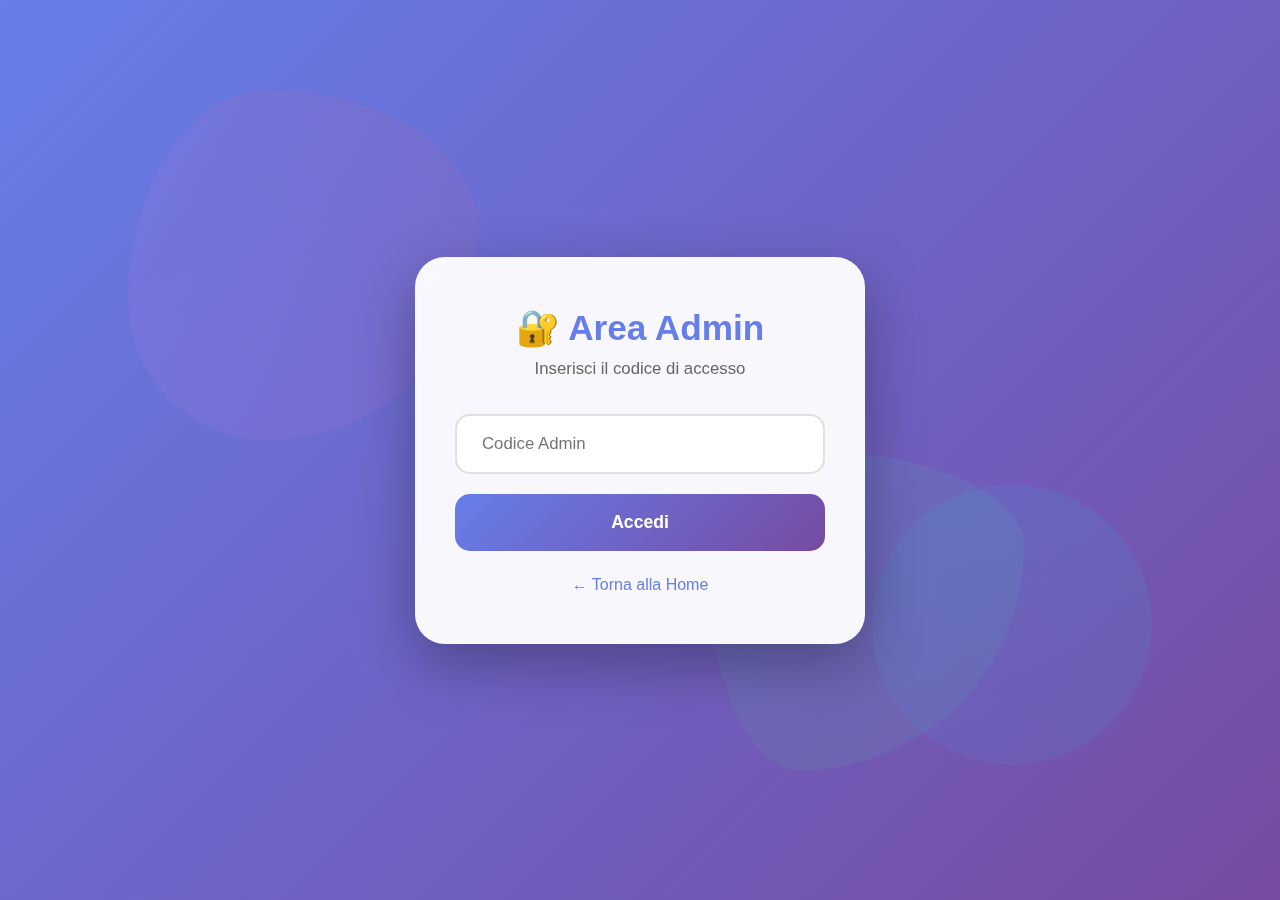
<file: html/admin.html>
<!DOCTYPE html>
<html lang="it">
<head>
    <meta charset="UTF-8">
    <meta name="viewport" content="width=device-width, initial-scale=1.0">
    <title>Liste Interrogazioni - Admin</title>
    <link rel="stylesheet" href="../css/style.css">
</head>
<body>
    <div class="background-animation">
        <div class="shape shape-1"></div>
        <div class="shape shape-2"></div>
        <div class="shape shape-3"></div>
    </div>

    <div class="container">
        <header class="header">
            <a href="../index.html" class="back-button">
                <span class="icon">←</span>
                <span class="text">Home</span>
            </a>
            <h1 class="title">Manno cazzo fai?</h1>
            <p class="subtitle">Visualizza e aggiorna lo stato delle interrogazioni</p>
        </header>

        <img src="../img/manno.jpeg"/>
    </div>

    <script src="../js/admin.js"></script>
</body>
</html>
</file>
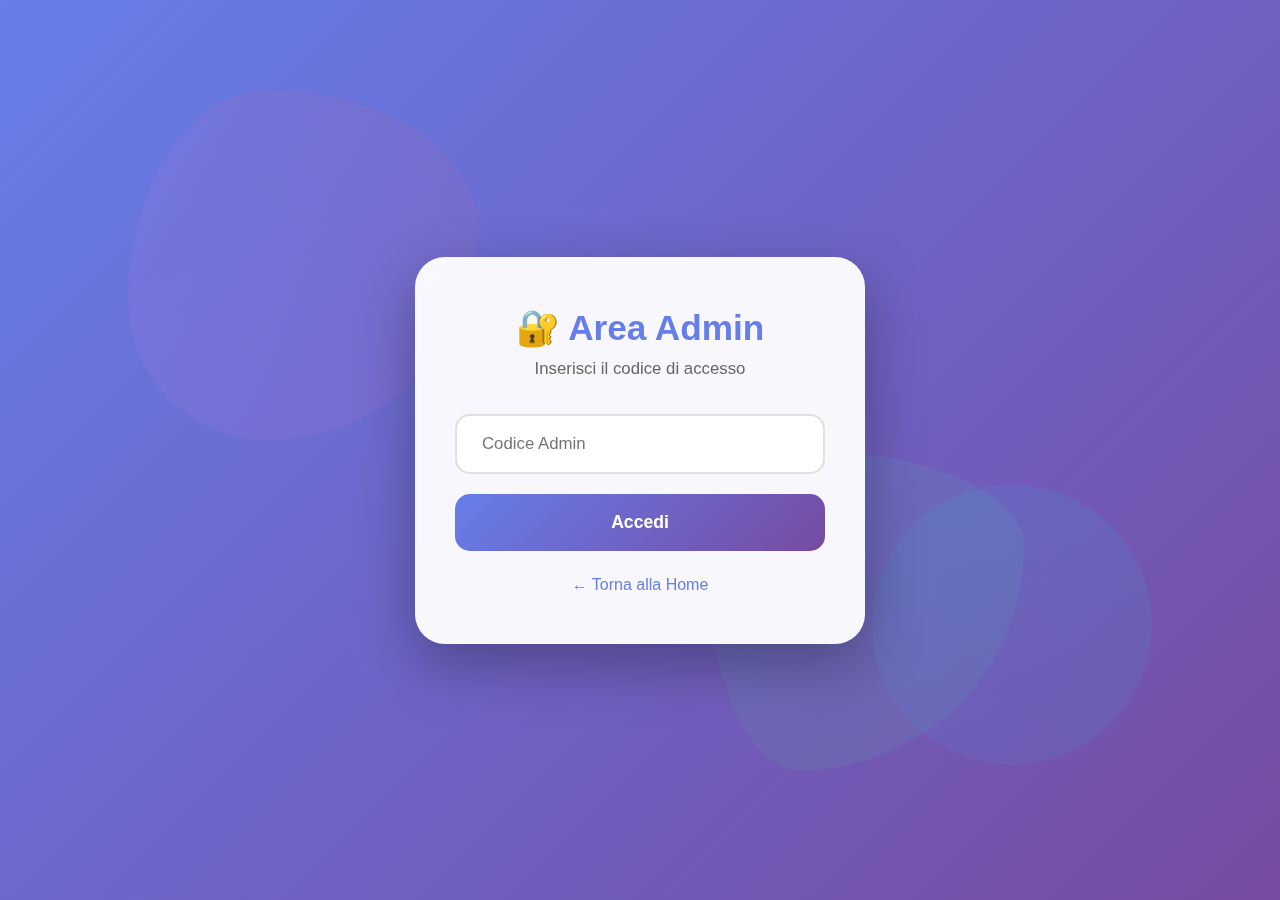
<file: html/login.html>
<!DOCTYPE html>
<html lang="it">
<head>
    <meta charset="UTF-8">
    <meta name="viewport" content="width=device-width, initial-scale=1.0">
    <title>Area Admin</title>
    <link rel="stylesheet" href="../css/login.css">
</head>
<body>
    <div class="background-animation">
        <div class="shape shape-1"></div>
        <div class="shape shape-2"></div>
        <div class="shape shape-3"></div>
    </div>

    <!-- Schermata di Login -->
    <div id="login-screen" class="login-screen">
        <div class="login-container">
            <div class="login-header">
                <h1 class="login-title">🔐 Area Admin</h1>
                <p class="login-subtitle">Inserisci il codice di accesso</p>
            </div>
            
            <form id="login-form" class="login-form">
                <input 
                    type="password" 
                    id="admin-code" 
                    class="login-input" 
                    placeholder="Codice Admin"
                    autocomplete="off"
                    required
                >
                <button type="submit" class="login-button">Accedi</button>
            </form>
            
            <div id="login-error" class="login-error" style="display: none;">
                ⚠️ Codice non valido
            </div>
            
            <a href="../index.html" class="back-link">← Torna alla Home</a>
        </div>
    </div>

    <script src="../js/login.js"></script>
</body>
</html>
</file>
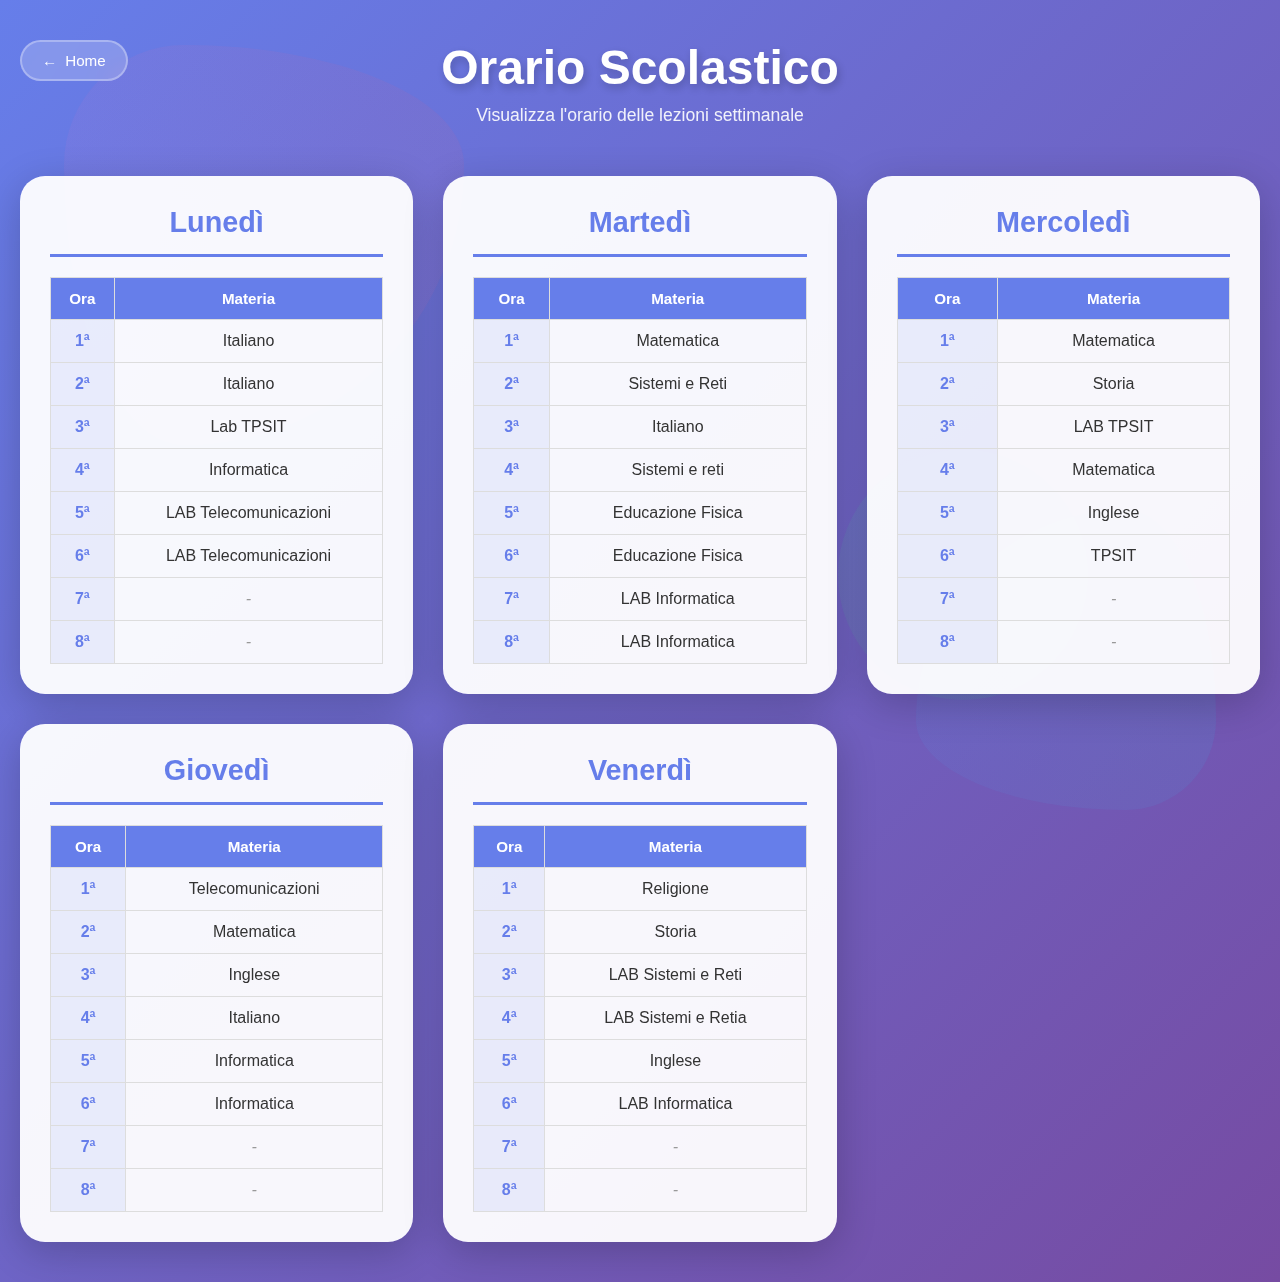
<file: html/orari.html>
<!DOCTYPE html>
<html lang="it">
<head>
    <meta charset="UTF-8">
    <meta name="viewport" content="width=device-width, initial-scale=1.0">
    <title>Orario Scolastico</title>
    <link rel="stylesheet" href="../css/orari.css">
</head>
<body>
    <div class="background-animation">
        <div class="shape shape-1"></div>
        <div class="shape shape-2"></div>
        <div class="shape shape-3"></div>
    </div>

    <div class="container">
        <header class="header">
            <a href="../index.html" class="back-button">
                <span class="icon">←</span>
                <span class="text">Home</span>
            </a>
            <h1 class="title">Orario Scolastico</h1>
            <p class="subtitle">Visualizza l'orario delle lezioni settimanale</p>
        </header>

        <div id="loading" class="loading">
            <div class="spinner"></div>
            <p>Caricamento orario...</p>
        </div>

        <div id="error" class="error" style="display: none;">
            <p>⚠️ Errore nel caricamento dell'orario</p>
        </div>

        <div id="orario-container" class="orario-container">
            <!-- L'orario verrà generato dinamicamente qui -->
        </div>
    </div>

    <script src="../js/orari.js"></script>
</body>
</html>
</file>
<file: css/style.css>
* {
    margin: 0;
    padding: 0;
    box-sizing: border-box;
}

body {
    font-family: 'Segoe UI', Tahoma, Geneva, Verdana, sans-serif;
    min-height: 100vh;
    background: linear-gradient(135deg, #667eea 0%, #764ba2 100%);
    overflow-x: hidden;
    position: relative;
}

/* Background Animation */
.background-animation {
    position: fixed;
    top: 0;
    left: 0;
    width: 100%;
    height: 100%;
    z-index: 0;
    overflow: hidden;
}

.shape {
    position: absolute;
    opacity: 0.08;
    animation: float 25s infinite ease-in-out;
}

.shape-1 {
    width: 400px;
    height: 400px;
    background: linear-gradient(45deg, #f093fb 0%, #f5576c 100%);
    border-radius: 30% 70% 70% 30% / 30% 30% 70% 70%;
    top: 5%;
    left: 5%;
    animation-delay: 0s;
}

.shape-2 {
    width: 300px;
    height: 300px;
    background: linear-gradient(45deg, #4facfe 0%, #00f2fe 100%);
    border-radius: 70% 30% 30% 70% / 70% 70% 30% 30%;
    bottom: 10%;
    right: 5%;
    animation-delay: 8s;
}

.shape-3 {
    width: 250px;
    height: 250px;
    background: linear-gradient(45deg, #43e97b 0%, #38f9d7 100%);
    border-radius: 50%;
    top: 50%;
    right: 15%;
    animation-delay: 16s;
}

@keyframes float {
    0%, 100% {
        transform: translate(0, 0) rotate(0deg);
    }
    33% {
        transform: translate(50px, -40px) rotate(120deg);
    }
    66% {
        transform: translate(-30px, 30px) rotate(240deg);
    }
}

/* Container */
.container {
    position: relative;
    z-index: 1;
    max-width: 1200px;
    margin: 0 auto;
    padding: 40px 20px;
    min-height: 100vh;
}

/* Header */
.header {
    text-align: center;
    margin-bottom: 50px;
    position: relative;
}

.back-button {
    position: absolute;
    left: 0;
    top: 0;
    display: inline-flex;
    align-items: center;
    gap: 8px;
    padding: 10px 20px;
    background: rgba(255, 255, 255, 0.2);
    border: 2px solid rgba(255, 255, 255, 0.3);
    border-radius: 50px;
    color: white;
    text-decoration: none;
    font-size: 0.95rem;
    font-weight: 500;
    transition: all 0.3s ease;
    backdrop-filter: blur(10px);
    cursor: pointer;
}

.back-button:hover {
    background: rgba(255, 255, 255, 0.3);
    transform: translateX(-5px);
}

.logout-button {
    position: absolute;
    right: 0;
    top: 0;
    display: inline-flex;
    align-items: center;
    gap: 8px;
    padding: 10px 20px;
    background: rgba(255, 59, 48, 0.3);
    border: 2px solid rgba(255, 59, 48, 0.5);
    border-radius: 50px;
    color: white;
    text-decoration: none;
    font-size: 0.95rem;
    font-weight: 500;
    transition: all 0.3s ease;
    backdrop-filter: blur(10px);
    cursor: pointer;
}

.logout-button:hover {
    background: rgba(255, 59, 48, 0.5);
    transform: translateX(5px);
}

.title {
    font-size: 3rem;
    color: #ffffff;
    margin-bottom: 10px;
    text-shadow: 2px 4px 8px rgba(0, 0, 0, 0.2);
    font-weight: 700;
}

.subtitle {
    font-size: 1.1rem;
    color: rgba(255, 255, 255, 0.9);
    font-weight: 300;
}

/* Loading */
.loading {
    text-align: center;
    color: white;
    padding: 60px 20px;
}

.spinner {
    width: 50px;
    height: 50px;
    margin: 0 auto 20px;
    border: 4px solid rgba(255, 255, 255, 0.3);
    border-top-color: white;
    border-radius: 50%;
    animation: spin 1s linear infinite;
}

@keyframes spin {
    to { transform: rotate(360deg); }
}

.loading p {
    font-size: 1.1rem;
}

/* Error */
.error {
    text-align: center;
    color: white;
    background: rgba(255, 59, 48, 0.3);
    backdrop-filter: blur(10px);
    padding: 30px;
    border-radius: 20px;
    border: 2px solid rgba(255, 59, 48, 0.5);
    margin: 40px auto;
    max-width: 500px;
}

.error p {
    font-size: 1.2rem;
    font-weight: 500;
}

/* Liste Container */
.liste-container {
    display: grid;
    grid-template-columns: repeat(auto-fit, minmax(320px, 1fr));
    gap: 30px;
    margin-top: 30px;
}

/* Materia Block */
.materia-block {
    background: rgba(255, 255, 255, 0.95);
    border-radius: 25px;
    padding: 30px;
    box-shadow: 0 10px 40px rgba(0, 0, 0, 0.2);
    transition: all 0.3s ease;
    animation: fadeInUp 0.6s ease-out backwards;
}

.materia-block:hover {
    transform: translateY(-5px);
    box-shadow: 0 15px 50px rgba(0, 0, 0, 0.3);
}

.materia-block:nth-child(1) { animation-delay: 0.1s; }
.materia-block:nth-child(2) { animation-delay: 0.2s; }
.materia-block:nth-child(3) { animation-delay: 0.3s; }
.materia-block:nth-child(4) { animation-delay: 0.4s; }
.materia-block:nth-child(5) { animation-delay: 0.5s; }
.materia-block:nth-child(6) { animation-delay: 0.6s; }

.materia-block h2 {
    font-size: 1.8rem;
    font-weight: 700;
    color: #667eea;
    margin-bottom: 20px;
    padding-bottom: 15px;
    border-bottom: 3px solid #667eea;
}

/* Tabella */
.materia-table {
    width: 100%;
    border-collapse: collapse;
    margin-bottom: 20px;
}

.materia-table thead tr {
    background: #667eea;
    color: white;
}

.materia-table th,
.materia-table td {
    border: 1px solid #ddd;
    padding: 12px;
    text-align: left;
}

.materia-table td {
    font-size: 1.05rem;
    color: #333;
}

.materia-table tbody tr:hover {
    background: rgba(102, 126, 234, 0.1);
}

.materia-table input[type="checkbox"] {
    width: 20px;
    height: 20px;
    cursor: pointer;
}

/* Bottone Salva */
.save-button {
    width: 100%;
    padding: 14px 20px;
    background: linear-gradient(135deg, #667eea 0%, #764ba2 100%);
    color: white;
    border: none;
    border-radius: 12px;
    font-size: 1.1rem;
    font-weight: 600;
    cursor: pointer;
    transition: all 0.3s ease;
    box-shadow: 0 4px 15px rgba(102, 126, 234, 0.4);
}

.save-button:hover {
    transform: translateY(-2px);
    box-shadow: 0 6px 20px rgba(102, 126, 234, 0.6);
}

.save-button:active {
    transform: translateY(0);
}

.save-button:disabled {
    opacity: 0.5;
    cursor: not-allowed;
}

/* Animations */
@keyframes fadeInUp {
    from {
        opacity: 0;
        transform: translateY(30px);
    }
    to {
        opacity: 1;
        transform: translateY(0);
    }
}

/* Responsive */
@media (max-width: 768px) {
    .title {
        font-size: 2.2rem;
        margin-top: 50px;
    }
    
    .subtitle {
        font-size: 1rem;
    }
    
    .back-button,
    .logout-button {
        position: relative;
        display: inline-flex;
        margin-bottom: 10px;
    }

    .back-button {
        margin-right: 10px;
    }
    
    .liste-container {
        grid-template-columns: 1fr;
        gap: 20px;
    }
    
    .materia-block {
        padding: 25px;
    }
    
    .materia-block h2 {
        font-size: 1.5rem;
    }
}

@media (max-width: 480px) {
    .container {
        padding: 30px 15px;
    }
    
    .title {
        font-size: 1.8rem;
    }
    
    .materia-block {
        padding: 20px;
    }

    .materia-table th,
    .materia-table td {
        padding: 8px;
        font-size: 0.9rem;
    }
}
</file>
<file: css/login.css>
* {
    margin: 0;
    padding: 0;
    box-sizing: border-box;
}

body {
    font-family: 'Segoe UI', Tahoma, Geneva, Verdana, sans-serif;
    min-height: 100vh;
    background: linear-gradient(135deg, #667eea 0%, #764ba2 100%);
    overflow-x: hidden;
    position: relative;
}

/* Background Animation */
.background-animation {
    position: fixed;
    top: 0;
    left: 0;
    width: 100%;
    height: 100%;
    z-index: 0;
    overflow: hidden;
}

.shape {
    position: absolute;
    opacity: 0.08;
    animation: float 25s infinite ease-in-out;
}

.shape-1 {
    width: 350px;
    height: 350px;
    background: linear-gradient(45deg, #f093fb 0%, #f5576c 100%);
    border-radius: 40% 60% 60% 40% / 60% 40% 60% 40%;
    top: 10%;
    left: 10%;
    animation-delay: 0s;
}

.shape-2 {
    width: 280px;
    height: 280px;
    background: linear-gradient(45deg, #4facfe 0%, #00f2fe 100%);
    border-radius: 50%;
    bottom: 15%;
    right: 10%;
    animation-delay: 10s;
}

.shape-3 {
    width: 320px;
    height: 320px;
    background: linear-gradient(45deg, #43e97b 0%, #38f9d7 100%);
    border-radius: 30% 70% 70% 30% / 30% 30% 70% 70%;
    top: 50%;
    right: 20%;
    animation-delay: 20s;
}

@keyframes float {
    0%, 100% {
        transform: translate(0, 0) rotate(0deg);
    }
    33% {
        transform: translate(40px, -50px) rotate(120deg);
    }
    66% {
        transform: translate(-40px, 40px) rotate(240deg);
    }
}

/* Login Screen */
.login-screen {
    position: relative;
    z-index: 1;
    display: flex;
    align-items: center;
    justify-content: center;
    min-height: 100vh;
    padding: 20px;
}

.login-container {
    background: rgba(255, 255, 255, 0.95);
    border-radius: 30px;
    padding: 50px 40px;
    box-shadow: 0 20px 60px rgba(0, 0, 0, 0.3);
    max-width: 450px;
    width: 100%;
    animation: fadeInScale 0.6s ease-out;
}

.login-header {
    text-align: center;
    margin-bottom: 35px;
}

.login-title {
    font-size: 2.2rem;
    color: #667eea;
    margin-bottom: 10px;
    font-weight: 700;
}

.login-subtitle {
    font-size: 1.05rem;
    color: #666;
    font-weight: 400;
}

.login-form {
    display: flex;
    flex-direction: column;
    gap: 20px;
}

.login-input {
    padding: 18px 25px;
    border: 2px solid #e0e0e0;
    border-radius: 15px;
    font-size: 1.05rem;
    transition: all 0.3s ease;
    outline: none;
    font-family: inherit;
}

.login-input:focus {
    border-color: #667eea;
    box-shadow: 0 0 0 3px rgba(102, 126, 234, 0.1);
}

.login-button {
    padding: 18px 25px;
    background: linear-gradient(135deg, #667eea 0%, #764ba2 100%);
    color: white;
    border: none;
    border-radius: 15px;
    font-size: 1.1rem;
    font-weight: 600;
    cursor: pointer;
    transition: all 0.3s ease;
    font-family: inherit;
}

.login-button:hover {
    transform: translateY(-2px);
    box-shadow: 0 8px 20px rgba(102, 126, 234, 0.4);
}

.login-button:active {
    transform: translateY(0);
}

.login-error {
    background: rgba(255, 59, 48, 0.1);
    color: #ff3b30;
    padding: 15px;
    border-radius: 12px;
    text-align: center;
    font-weight: 500;
    border: 2px solid rgba(255, 59, 48, 0.3);
}

.back-link {
    display: block;
    text-align: center;
    margin-top: 25px;
    color: #667eea;
    text-decoration: none;
    font-weight: 500;
    transition: all 0.3s ease;
}

.back-link:hover {
    color: #764ba2;
    transform: translateX(-5px);
}

/* Admin Panel */
.admin-panel {
    position: relative;
    z-index: 1;
    min-height: 100vh;
}

.header {
    background: rgba(255, 255, 255, 0.1);
    backdrop-filter: blur(10px);
    border-bottom: 2px solid rgba(255, 255, 255, 0.2);
    padding: 20px;
    margin-bottom: 30px;
}

.header-content {
    max-width: 1400px;
    margin: 0 auto;
    display: flex;
    align-items: center;
    justify-content: space-between;
    gap: 20px;
}

.header-title {
    flex: 1;
    text-align: center;
}

.back-button, .logout-button {
    display: inline-flex;
    align-items: center;
    gap: 8px;
    padding: 10px 20px;
    background: rgba(255, 255, 255, 0.2);
    border: 2px solid rgba(255, 255, 255, 0.3);
    border-radius: 50px;
    color: white;
    text-decoration: none;
    font-size: 0.95rem;
    font-weight: 500;
    transition: all 0.3s ease;
    backdrop-filter: blur(10px);
    cursor: pointer;
    font-family: inherit;
}

.back-button:hover, .logout-button:hover {
    background: rgba(255, 255, 255, 0.3);
    transform: scale(1.05);
}

.title {
    font-size: 2.5rem;
    color: #ffffff;
    margin-bottom: 5px;
    text-shadow: 2px 4px 8px rgba(0, 0, 0, 0.2);
    font-weight: 700;
}

.subtitle {
    font-size: 1.05rem;
    color: rgba(255, 255, 255, 0.9);
    font-weight: 300;
}

/* Container */
.container {
    max-width: 1400px;
    margin: 0 auto;
    padding: 20px;
}

/* Loading */
.loading {
    text-align: center;
    color: white;
    padding: 60px 20px;
}

.spinner {
    width: 50px;
    height: 50px;
    margin: 0 auto 20px;
    border: 4px solid rgba(255, 255, 255, 0.3);
    border-top-color: white;
    border-radius: 50%;
    animation: spin 1s linear infinite;
}

@keyframes spin {
    to { transform: rotate(360deg); }
}

/* Admin Content */
.admin-content {
    display: flex;
    flex-direction: column;
    gap: 30px;
}

/* Materia Section */
.materia-section {
    background: rgba(255, 255, 255, 0.95);
    border-radius: 25px;
    padding: 30px;
    box-shadow: 0 10px 40px rgba(0, 0, 0, 0.2);
    animation: fadeInUp 0.6s ease-out backwards;
}

.materia-section:nth-child(1) { animation-delay: 0.1s; }
.materia-section:nth-child(2) { animation-delay: 0.2s; }
.materia-section:nth-child(3) { animation-delay: 0.3s; }
.materia-section:nth-child(4) { animation-delay: 0.4s; }

.materia-header {
    display: flex;
    align-items: center;
    justify-content: space-between;
    margin-bottom: 25px;
    padding-bottom: 20px;
    border-bottom: 3px solid #667eea;
    flex-wrap: wrap;
    gap: 15px;
}

.materia-name {
    font-size: 1.8rem;
    font-weight: 700;
    color: #667eea;
}

.materia-actions {
    display: flex;
    gap: 10px;
    flex-wrap: wrap;
}

.action-button {
    padding: 10px 20px;
    border: none;
    border-radius: 12px;
    font-size: 0.95rem;
    font-weight: 600;
    cursor: pointer;
    transition: all 0.3s ease;
    font-family: inherit;
    display: inline-flex;
    align-items: center;
    gap: 8px;
}

.btn-regenerate {
    background: linear-gradient(135deg, #667eea 0%, #764ba2 100%);
    color: white;
}

.btn-regenerate:hover {
    transform: translateY(-2px);
    box-shadow: 0 5px 15px rgba(102, 126, 234, 0.4);
}

.btn-whatsapp {
    background: linear-gradient(135deg, #25D366 0%, #128C7E 100%);
    color: white;
}

.btn-whatsapp:hover {
    transform: translateY(-2px);
    box-shadow: 0 5px 15px rgba(37, 211, 102, 0.4);
}

/* Studenti Grid */
.studenti-grid {
    display: grid;
    grid-template-columns: repeat(auto-fill, minmax(250px, 1fr));
    gap: 15px;
}

.studente-card {
    display: flex;
    align-items: center;
    gap: 12px;
    padding: 15px;
    background: rgba(102, 126, 234, 0.05);
    border-radius: 12px;
    transition: all 0.2s ease;
    cursor: pointer;
    border: 2px solid transparent;
}

.studente-card:hover {
    background: rgba(102, 126, 234, 0.1);
    transform: translateY(-2px);
    border-color: rgba(102, 126, 234, 0.2);
}

.studente-status {
    font-size: 1.8rem;
    min-width: 35px;
    text-align: center;
    cursor: pointer;
    transition: transform 0.2s ease;
}

.studente-status:hover {
    transform: scale(1.2);
}

.studente-nome {
    font-size: 1.05rem;
    color: #333;
    font-weight: 500;
    flex: 1;
}

/* Animations */
@keyframes fadeInScale {
    from {
        opacity: 0;
        transform: scale(0.9);
    }
    to {
        opacity: 1;
        transform: scale(1);
    }
}

@keyframes fadeInUp {
    from {
        opacity: 0;
        transform: translateY(30px);
    }
    to {
        opacity: 1;
        transform: translateY(0);
    }
}

/* Responsive */
@media (max-width: 768px) {
    .login-container {
        padding: 40px 30px;
    }
    
    .header-content {
        flex-direction: column;
        text-align: center;
    }
    
    .header-title {
        order: -1;
    }
    
    .title {
        font-size: 2rem;
    }
    
    .materia-header {
        flex-direction: column;
        align-items: flex-start;
    }
    
    .materia-actions {
        width: 100%;
    }
    
    .action-button {
        flex: 1;
        justify-content: center;
    }
    
    .studenti-grid {
        grid-template-columns: 1fr;
    }
}

@media (max-width: 480px) {
    .login-container {
        padding: 35px 25px;
    }
    
    .login-title {
        font-size: 1.8rem;
    }
    
    .container {
        padding: 15px;
    }
    
    .materia-section {
        padding: 20px;
    }
    
    .materia-name {
        font-size: 1.5rem;
    }
}
</file>
<file: css/orari.css>
* {
    margin: 0;
    padding: 0;
    box-sizing: border-box;
}

body {
    font-family: 'Segoe UI', Tahoma, Geneva, Verdana, sans-serif;
    min-height: 100vh;
    background: linear-gradient(135deg, #667eea 0%, #764ba2 100%);
    overflow-x: hidden;
    position: relative;
}

/* Background Animation */
.background-animation {
    position: fixed;
    top: 0;
    left: 0;
    width: 100%;
    height: 100%;
    z-index: 0;
    overflow: hidden;
}

.shape {
    position: absolute;
    opacity: 0.08;
    animation: float 25s infinite ease-in-out;
}

.shape-1 {
    width: 400px;
    height: 400px;
    background: linear-gradient(45deg, #f093fb 0%, #f5576c 100%);
    border-radius: 30% 70% 70% 30% / 30% 30% 70% 70%;
    top: 5%;
    left: 5%;
    animation-delay: 0s;
}

.shape-2 {
    width: 300px;
    height: 300px;
    background: linear-gradient(45deg, #4facfe 0%, #00f2fe 100%);
    border-radius: 70% 30% 30% 70% / 70% 70% 30% 30%;
    bottom: 10%;
    right: 5%;
    animation-delay: 8s;
}

.shape-3 {
    width: 250px;
    height: 250px;
    background: linear-gradient(45deg, #43e97b 0%, #38f9d7 100%);
    border-radius: 50%;
    top: 50%;
    right: 15%;
    animation-delay: 16s;
}

@keyframes float {
    0%, 100% {
        transform: translate(0, 0) rotate(0deg);
    }
    33% {
        transform: translate(50px, -40px) rotate(120deg);
    }
    66% {
        transform: translate(-30px, 30px) rotate(240deg);
    }
}

/* Container */
.container {
    position: relative;
    z-index: 1;
    max-width: 1400px;
    margin: 0 auto;
    padding: 40px 20px;
    min-height: 100vh;
}

/* Header */
.header {
    text-align: center;
    margin-bottom: 50px;
    position: relative;
}

.back-button {
    position: absolute;
    left: 0;
    top: 0;
    display: inline-flex;
    align-items: center;
    gap: 8px;
    padding: 10px 20px;
    background: rgba(255, 255, 255, 0.2);
    border: 2px solid rgba(255, 255, 255, 0.3);
    border-radius: 50px;
    color: white;
    text-decoration: none;
    font-size: 0.95rem;
    font-weight: 500;
    transition: all 0.3s ease;
    backdrop-filter: blur(10px);
    cursor: pointer;
}

.back-button:hover {
    background: rgba(255, 255, 255, 0.3);
    transform: translateX(-5px);
}

.title {
    font-size: 3rem;
    color: #ffffff;
    margin-bottom: 10px;
    text-shadow: 2px 4px 8px rgba(0, 0, 0, 0.2);
    font-weight: 700;
}

.subtitle {
    font-size: 1.1rem;
    color: rgba(255, 255, 255, 0.9);
    font-weight: 300;
}

/* Loading */
.loading {
    text-align: center;
    color: white;
    padding: 60px 20px;
}

.spinner {
    width: 50px;
    height: 50px;
    margin: 0 auto 20px;
    border: 4px solid rgba(255, 255, 255, 0.3);
    border-top-color: white;
    border-radius: 50%;
    animation: spin 1s linear infinite;
}

@keyframes spin {
    to { transform: rotate(360deg); }
}

.loading p {
    font-size: 1.1rem;
}

/* Error */
.error {
    text-align: center;
    color: white;
    background: rgba(255, 59, 48, 0.3);
    backdrop-filter: blur(10px);
    padding: 30px;
    border-radius: 20px;
    border: 2px solid rgba(255, 59, 48, 0.5);
    margin: 40px auto;
    max-width: 500px;
}

.error p {
    font-size: 1.2rem;
    font-weight: 500;
}

/* Orario Container */
.orario-container {
    display: grid;
    grid-template-columns: repeat(auto-fit, minmax(300px, 1fr));
    gap: 30px;
    margin-top: 30px;
}

/* Giorno Block */
.giorno-block {
    background: rgba(255, 255, 255, 0.95);
    border-radius: 25px;
    padding: 30px;
    box-shadow: 0 10px 40px rgba(0, 0, 0, 0.2);
    transition: all 0.3s ease;
    animation: fadeInUp 0.6s ease-out backwards;
}

.giorno-block:hover {
    transform: translateY(-5px);
    box-shadow: 0 15px 50px rgba(0, 0, 0, 0.3);
}

.giorno-block:nth-child(1) { animation-delay: 0.1s; }
.giorno-block:nth-child(2) { animation-delay: 0.2s; }
.giorno-block:nth-child(3) { animation-delay: 0.3s; }
.giorno-block:nth-child(4) { animation-delay: 0.4s; }
.giorno-block:nth-child(5) { animation-delay: 0.5s; }

.giorno-block h2 {
    font-size: 1.8rem;
    font-weight: 700;
    color: #667eea;
    margin-bottom: 20px;
    padding-bottom: 15px;
    border-bottom: 3px solid #667eea;
    text-align: center;
}

/* Tabella Orario */
.orario-table {
    width: 100%;
    border-collapse: collapse;
}

.orario-table thead tr {
    background: #667eea;
    color: white;
}

.orario-table th,
.orario-table td {
    border: 1px solid #ddd;
    padding: 12px 8px;
    text-align: center;
}

.orario-table th {
    font-size: 0.95rem;
    font-weight: 600;
}

.orario-table td {
    font-size: 1rem;
    color: #333;
}

.orario-table .ora-cell {
    font-weight: 600;
    background: rgba(102, 126, 234, 0.1);
    color: #667eea;
    white-space: nowrap;
}

.orario-table .materia-cell {
    font-weight: 500;
}

.orario-table tbody tr:hover {
    background: rgba(102, 126, 234, 0.1);
}

.orario-table .empty-cell {
    color: #999;
    font-style: italic;
}

/* Animations */
@keyframes fadeInUp {
    from {
        opacity: 0;
        transform: translateY(30px);
    }
    to {
        opacity: 1;
        transform: translateY(0);
    }
}

/* Responsive */
@media (max-width: 768px) {
    .title {
        font-size: 2.2rem;
        margin-top: 50px;
    }
    
    .subtitle {
        font-size: 1rem;
    }
    
    .back-button {
        position: relative;
        display: inline-flex;
        margin-bottom: 10px;
    }
    
    .orario-container {
        grid-template-columns: 1fr;
        gap: 20px;
    }
    
    .giorno-block {
        padding: 25px;
    }
    
    .giorno-block h2 {
        font-size: 1.5rem;
    }
}

@media (max-width: 480px) {
    .container {
        padding: 30px 15px;
    }
    
    .title {
        font-size: 1.8rem;
    }
    
    .giorno-block {
        padding: 20px;
    }

    .orario-table th,
    .orario-table td {
        padding: 8px 4px;
        font-size: 0.85rem;
    }
}
</file>
